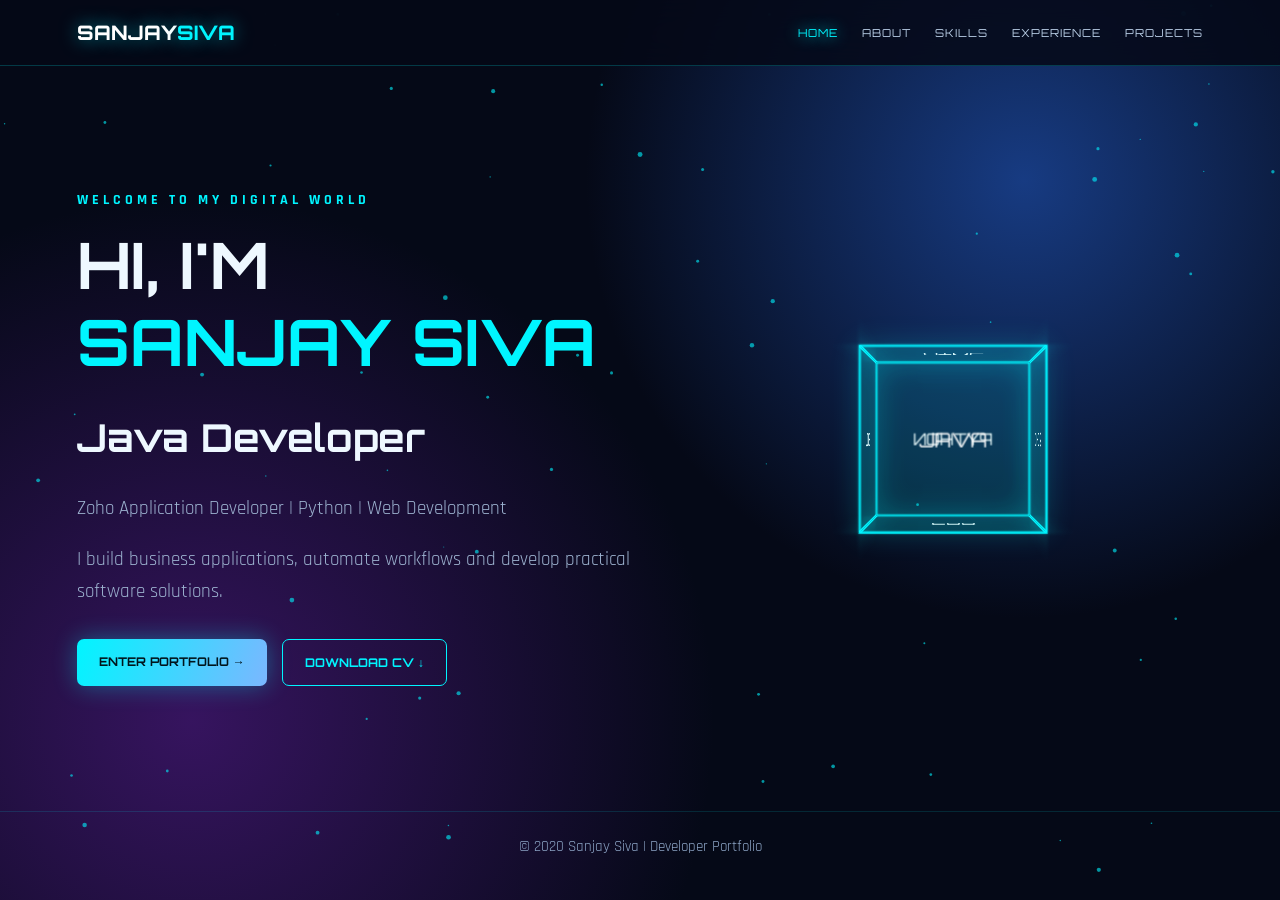
<file: index.html>
<!DOCTYPE html>
<html lang="en">
<head>
  <meta charset="UTF-8">
  <meta name="viewport" content="width=device-width,initial-scale=1">
  <title>Sanjay Siva | Home</title>
  <link rel="stylesheet" href="style.css">
  <script src="script.js" defer></script>
</head>
<body>
<canvas id="particles"></canvas>
<header class="header">
  <a href="index.html" class="logo">SANJAY<span>SIVA</span></a>
  <button class="menu-btn" aria-label="Open menu">☰</button>
  <nav class="nav">
    <a class="active" href="index.html">HOME</a>
    <a href="about.html">ABOUT</a>
    <a href="skills.html">SKILLS</a>
    <a href="experience.html">EXPERIENCE</a>
    <a href="projects.html">PROJECTS</a>
  </nav>
</header>

<main class="page hero">
  <div class="hero-text">
    <div class="eyebrow">WELCOME TO MY DIGITAL WORLD</div>
    <h1>HI, I'M<br><span>SANJAY SIVA</span></h1>
    <h2>Java Developer</h2>
    <p>Zoho Application Developer | Python | Web Development</p>
    <p>I build business applications, automate workflows
       and develop practical software solutions.</p>
    <div class="buttons">
      <a class="btn btn-primary" href="about.html">ENTER PORTFOLIO →</a>
      <a class="btn btn-outline" href="resume.pdf" download>DOWNLOAD CV ↓</a>
    </div>
  </div>
  <div class="scene">
    <div class="cube">
      <div class="cube-face front">JAVA</div>
      <div class="cube-face back">PYTHON</div>
      <div class="cube-face right">ZOHO</div>
      <div class="cube-face left">SQL</div>
      <div class="cube-face top">HTML</div>
      <div class="cube-face bottom">CSS</div>
    </div>
  </div>
</main>
<footer>© 2020 Sanjay Siva | Developer Portfolio</footer>
</body>
</html>
</file>
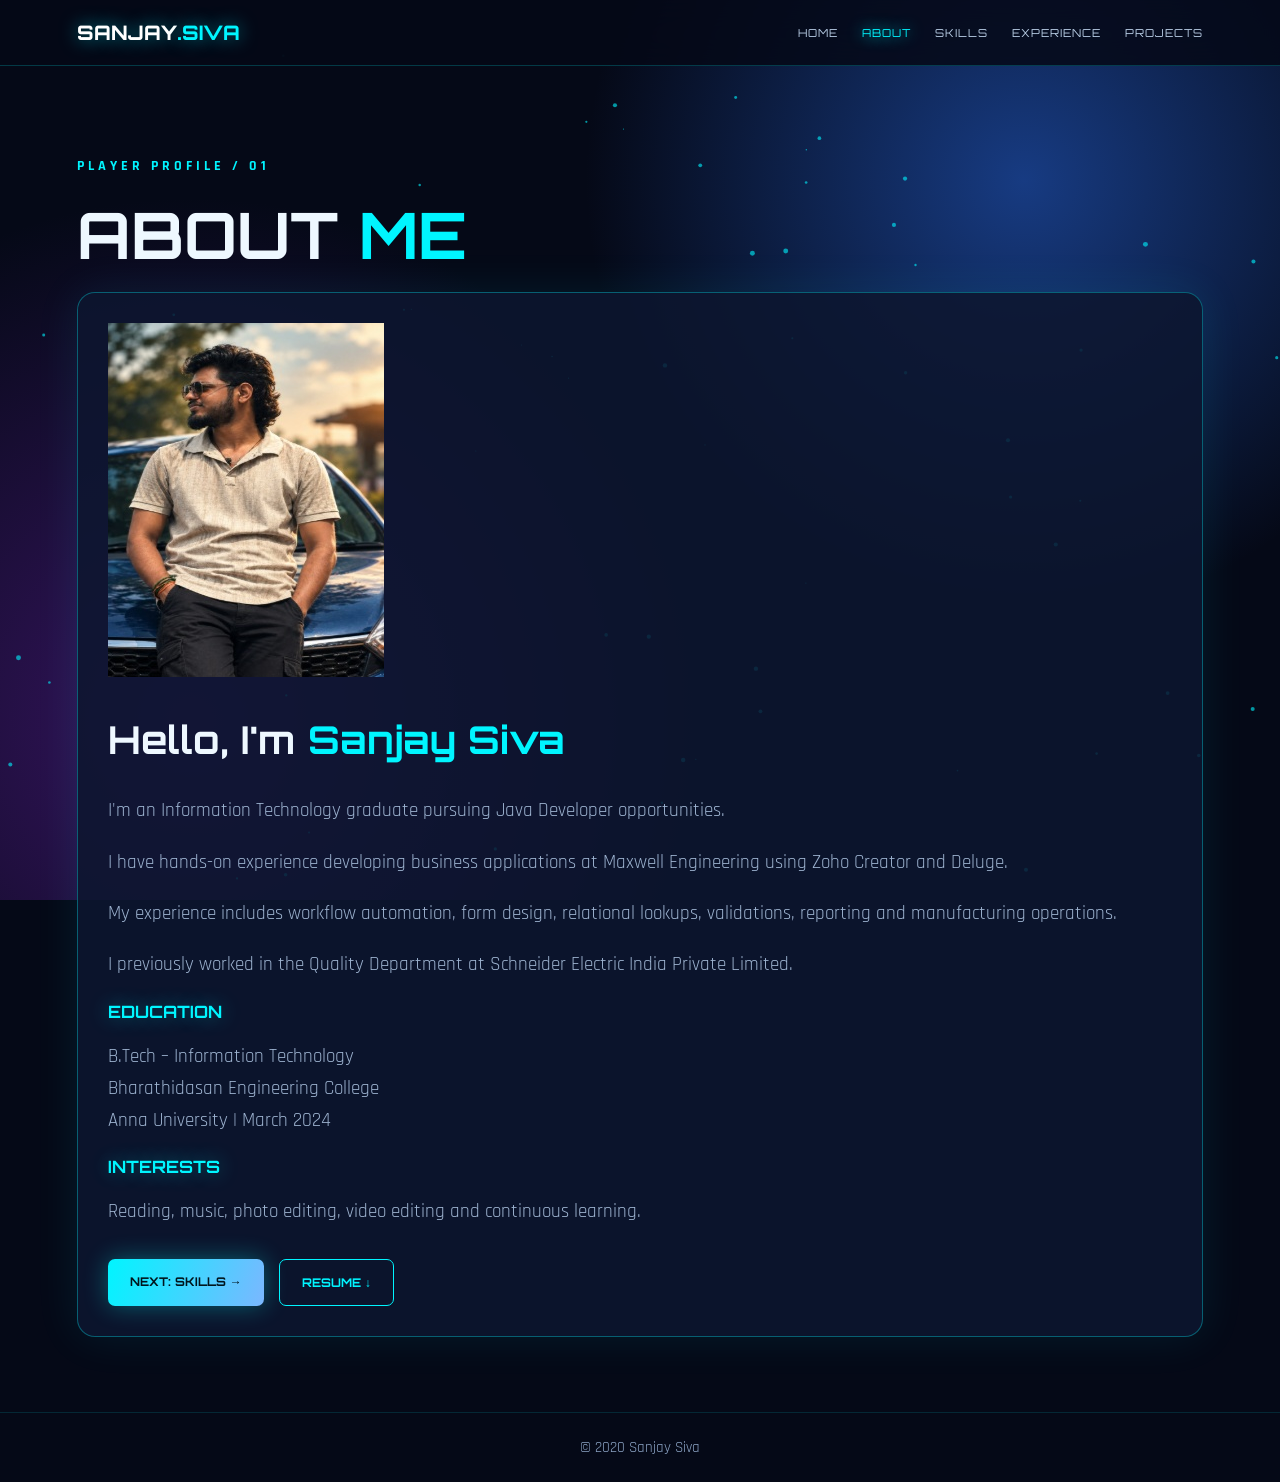
<file: about.html>
<!DOCTYPE html>
<html lang="en">
<head>
  <meta charset="UTF-8">
  <meta name="viewport" content="width=device-width,initial-scale=1">
  <title>Sanjay Siva | About</title>
  <link rel="stylesheet" href="style.css">
  <script src="script.js" defer></script>
</head>
<body>

<canvas id="particles"></canvas>

<header class="header">
  <a href="index.html" class="logo">
    SANJAY<span>.SIVA</span>
  </a>

  <button class="menu-btn" aria-label="Open menu">☰</button>

  <nav class="nav">
    <a href="index.html">HOME</a>
    <a class="active" href="about.html">ABOUT</a>
    <a href="skills.html">SKILLS</a>
    <a href="experience.html">EXPERIENCE</a>
    <a href="projects.html">PROJECTS</a>
  </nav>
</header>

<main class="page">

  <p class="eyebrow">PLAYER PROFILE / 01</p>
  <h1>ABOUT <span>ME</span></h1>

  <div class="profile-box">

    <div class="about-profile">

      <!-- LEFT SIDE PHOTO -->
      <div class="photo-container">

        <img
          src="WhatsApp Image 2026-10-27 at 3.38.27 PM-276x354.jpeg"
          class="profile-photo"
        >

      </div>

      <!-- RIGHT SIDE DETAILS -->
      <div class="about-details">

        <h2>
          Hello, I'm <span>Sanjay Siva</span>
        </h2>

        <p>
          I'm an Information Technology graduate
          pursuing Java Developer opportunities.
        </p>

        <p>
          I have hands-on experience developing
          business applications at Maxwell Engineering
          using Zoho Creator and Deluge.
        </p>

        <p>
          My experience includes workflow automation,
          form design, relational lookups, validations,
          reporting and manufacturing operations.
        </p>

        <p>
          I previously worked in the Quality Department
          at Schneider Electric India Private Limited.
        </p>

      </div>

    </div>

    <!-- EDUCATION -->
    <h3 class="highlight">EDUCATION</h3>

    <p>
      B.Tech – Information Technology<br>
      Bharathidasan Engineering College<br>
      Anna University | March 2024
    </p>

    <!-- INTERESTS -->
    <h3 class="highlight">INTERESTS</h3>

    <p>
      Reading, music, photo editing, video editing
      and continuous learning.
    </p>

    <!-- BUTTONS -->
    <div class="buttons">

      <a class="btn btn-primary" href="skills.html">
        NEXT: SKILLS →
      </a>

      <a
        class="btn btn-outline"
        href="Sanjay_Siva_Java_Resume_Extra_Skills (1).pdf"
        download
      >
        RESUME ↓
      </a>

    </div>

  </div>

</main>

<footer>
  © 2020 Sanjay Siva
</footer>

</body>
</html>
</file>
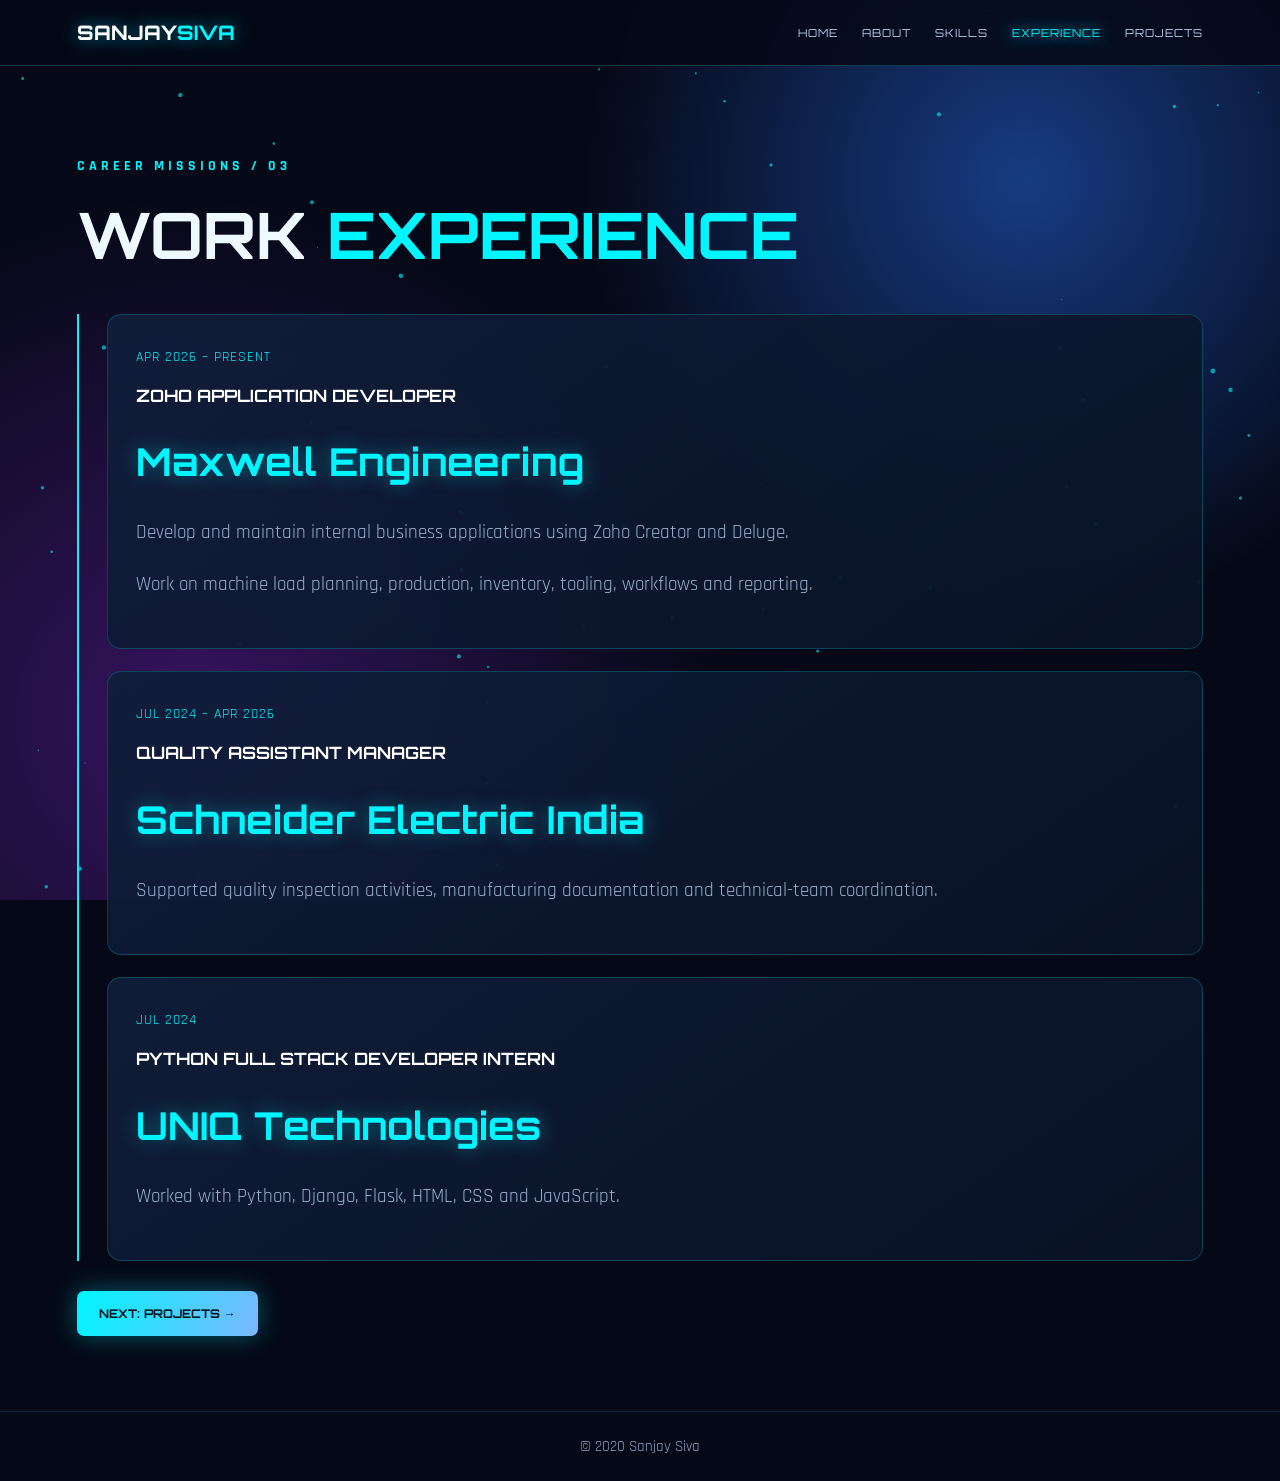
<file: experience.html>
<!DOCTYPE html>
<html lang="en">
<head>
  <meta charset="UTF-8">
  <meta name="viewport" content="width=device-width,initial-scale=1">
  <title>Sanjay Siva | Experience</title>
  <link rel="stylesheet" href="style.css">
  <script src="script.js" defer></script>
</head>
<body>
<canvas id="particles"></canvas>
<header class="header">
  <a href="index.html" class="logo">SANJAY<span>SIVA</span></a>
  <button class="menu-btn" aria-label="Open menu">☰</button>
  <nav class="nav">
    <a href="index.html">HOME</a>
    <a href="about.html">ABOUT</a>
    <a href="skills.html">SKILLS</a>
    <a class="active" href="experience.html">EXPERIENCE</a>
    <a href="projects.html">PROJECTS</a>
  </nav>
</header>

<main class="page">
  <p class="eyebrow">CAREER MISSIONS / 03</p>
  <h1>WORK <span>EXPERIENCE</span></h1>
  <div class="timeline">
    <article class="card">
      <span class="date">APR 2026 – PRESENT</span>
      <h3>ZOHO APPLICATION DEVELOPER</h3>
      <h2 class="highlight">Maxwell Engineering</h2>
      <p>Develop and maintain internal business applications
         using Zoho Creator and Deluge.</p>
      <p>Work on machine load planning, production,
         inventory, tooling, workflows and reporting.</p>
    </article>
    <article class="card">
      <span class="date">JUL 2024 – APR 2026</span>
      <h3>QUALITY ASSISTANT MANAGER</h3>
      <h2 class="highlight">Schneider Electric India</h2>
      <p>Supported quality inspection activities,
         manufacturing documentation and
         technical-team coordination.</p>
    </article>
    <article class="card">
      <span class="date">JUL 2024</span>
      <h3>PYTHON FULL STACK DEVELOPER INTERN</h3>
      <h2 class="highlight">UNIQ Technologies</h2>
      <p>Worked with Python, Django, Flask,
         HTML, CSS and JavaScript.</p>
    </article>
  </div>
  <div class="buttons">
    <a href="projects.html" class="btn btn-primary">NEXT: PROJECTS →</a>
  </div>
</main>
<footer>© 2020 Sanjay Siva</footer>
</body>
</html>
</file>
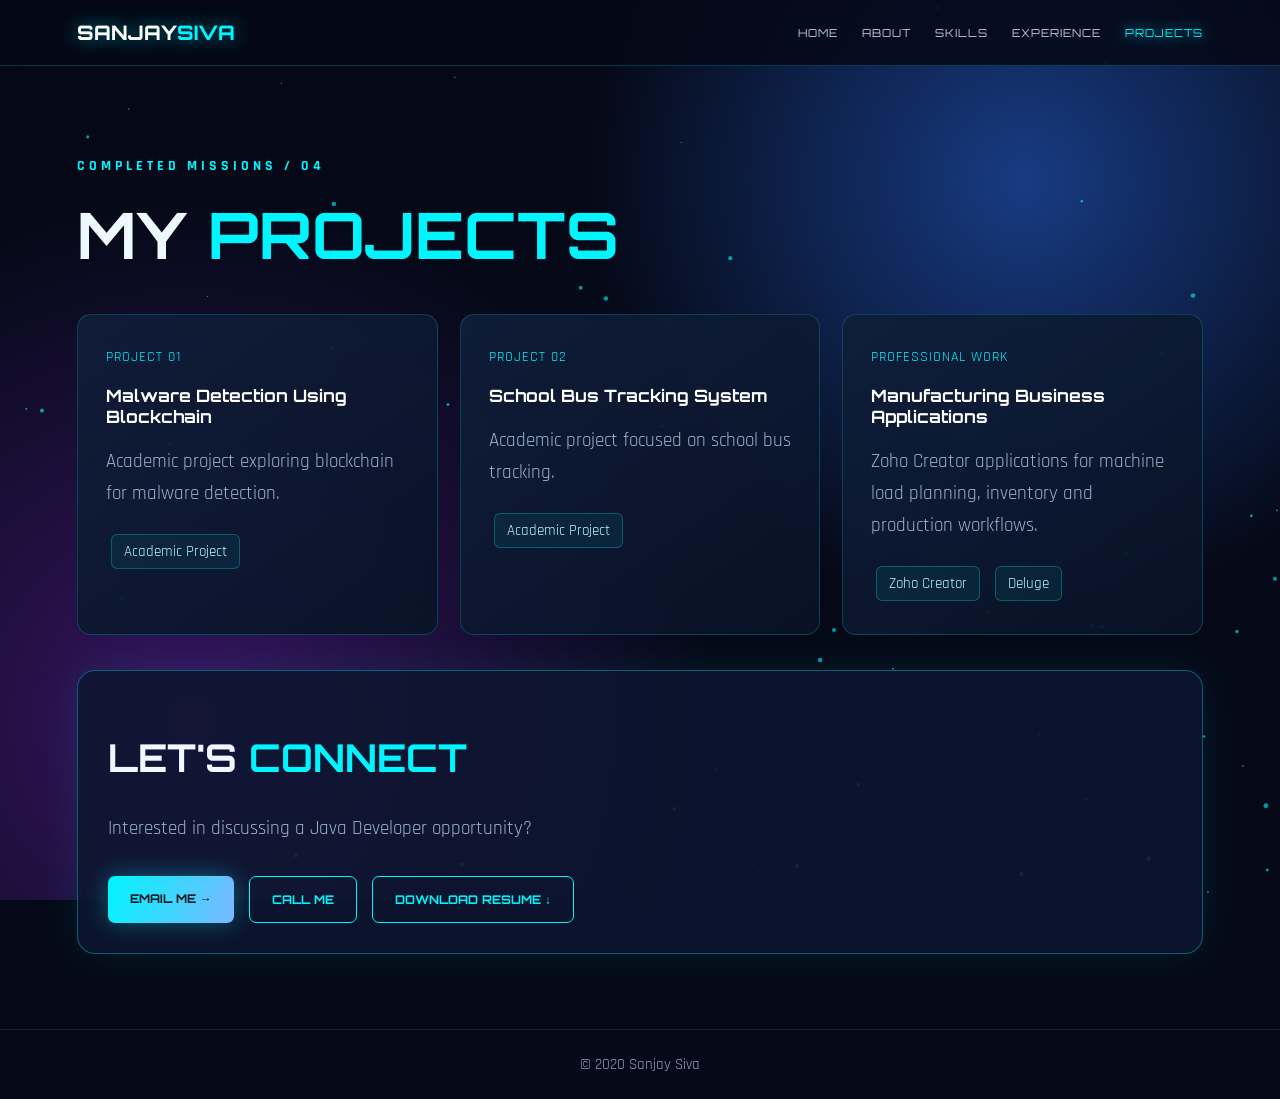
<file: projects.html>
<!DOCTYPE html>
<html lang="en">
<head>
  <meta charset="UTF-8">
  <meta name="viewport" content="width=device-width,initial-scale=1">
  <title>Sanjay Siva | Projects</title>
  <link rel="stylesheet" href="style.css">
  <script src="script.js" defer></script>
</head>
<body>
<canvas id="particles"></canvas>
<header class="header">
  <a href="index.html" class="logo">SANJAY<span>SIVA</span></a>
  <button class="menu-btn" aria-label="Open menu">☰</button>
  <nav class="nav">
    <a href="index.html">HOME</a>
    <a href="about.html">ABOUT</a>
    <a href="skills.html">SKILLS</a>
    <a href="experience.html">EXPERIENCE</a>
    <a class="active" href="projects.html">PROJECTS</a>
  </nav>
</header>

<main class="page">
  <p class="eyebrow">COMPLETED MISSIONS / 04</p>
  <h1>MY <span>PROJECTS</span></h1>
  <div class="grid">
    <article class="card">
      <span class="date">PROJECT 01</span>
      <h3>Malware Detection Using Blockchain</h3>
      <p>Academic project exploring blockchain
         for malware detection.</p>
      <span class="tag">Academic Project</span>
    </article>
    <article class="card">
      <span class="date">PROJECT 02</span>
      <h3>School Bus Tracking System</h3>
      <p>Academic project focused on school
         bus tracking.</p>
      <span class="tag">Academic Project</span>
    </article>
    <article class="card">
      <span class="date">PROFESSIONAL WORK</span>
      <h3>Manufacturing Business Applications</h3>
      <p>Zoho Creator applications for machine load
         planning, inventory and production workflows.</p>
      <span class="tag">Zoho Creator</span>
      <span class="tag">Deluge</span>
    </article>
  </div>
  <div class="profile-box" style="margin-top:35px">
    <h2>LET'S <span>CONNECT</span></h2>
    <p>Interested in discussing a Java Developer opportunity?</p>
    <div class="buttons">
      <a class="btn btn-primary"
         href="mailto:sanjaysiva0643@gmail.com">EMAIL ME →</a>
      <a class="btn btn-outline"
         href="tel:+916381027392">CALL ME</a>
      <a class="btn btn-outline"
         href="resume.pdf" download>DOWNLOAD RESUME ↓</a>
    </div>
  </div>
</main>
<footer>© 2020 Sanjay Siva</footer>
</body>
</html>
</file>
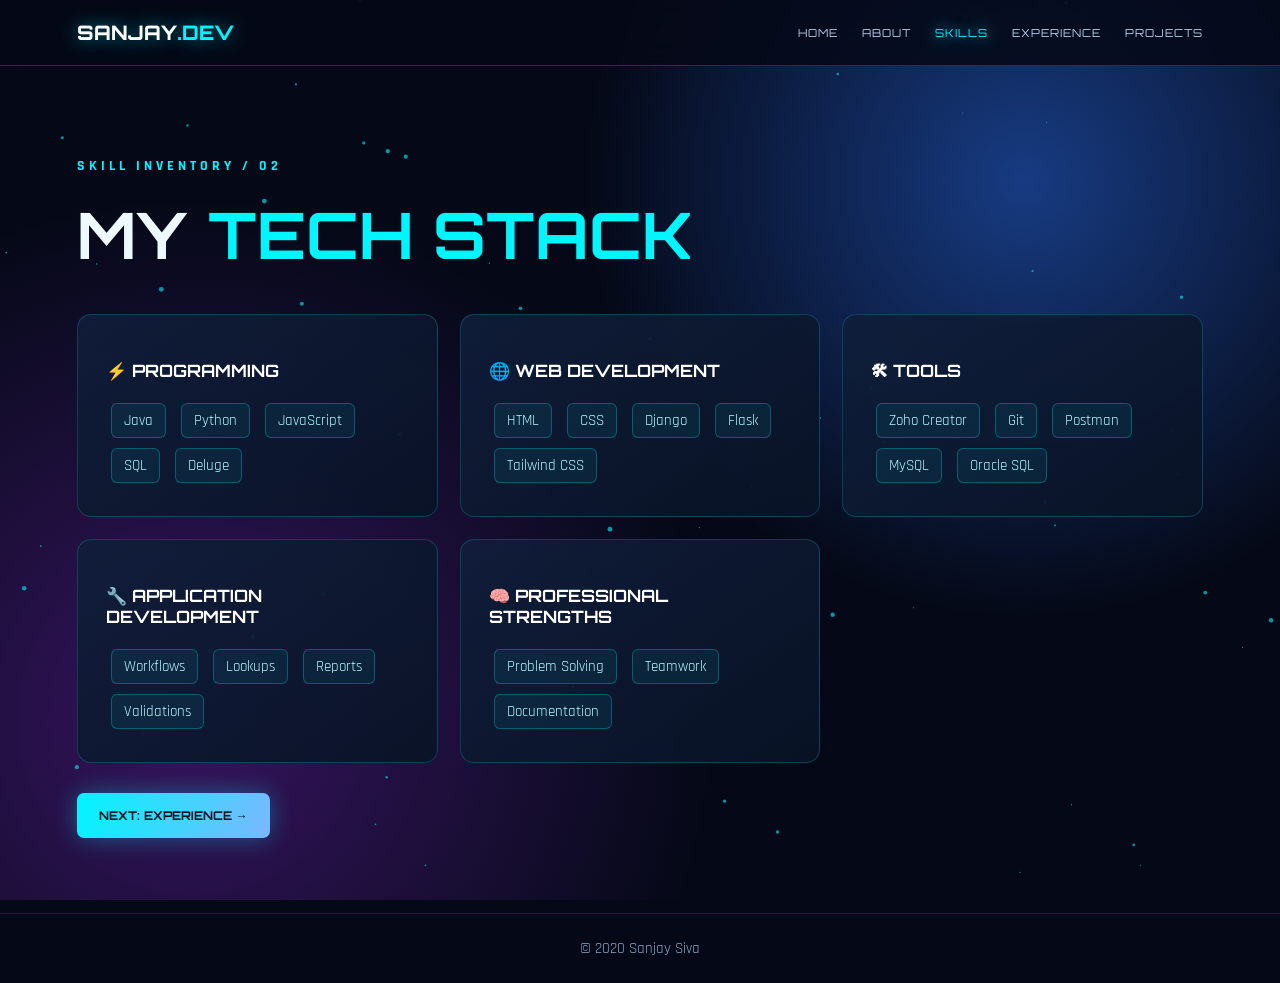
<file: skills.html>
<!DOCTYPE html>
<html lang="en">
<head>
  <meta charset="UTF-8">
  <meta name="viewport" content="width=device-width,initial-scale=1">
  <title>Sanjay Siva | Skills</title>
  <link rel="stylesheet" href="style.css">
  <script src="script.js" defer></script>
</head>
<body>
<canvas id="particles"></canvas>
<header class="header">
  <a href="index.html" class="logo">SANJAY<span>.DEV</span></a>
  <button class="menu-btn" aria-label="Open menu">☰</button>
  <nav class="nav">
    <a href="index.html">HOME</a>
    <a href="about.html">ABOUT</a>
    <a class="active" href="skills.html">SKILLS</a>
    <a href="experience.html">EXPERIENCE</a>
    <a href="projects.html">PROJECTS</a>
  </nav>
</header>

<main class="page">
  <p class="eyebrow">SKILL INVENTORY / 02</p>
  <h1>MY <span>TECH STACK</span></h1>
  <div class="grid">
    <article class="card">
      <h3>⚡ PROGRAMMING</h3>
      <span class="tag">Java</span>
      <span class="tag">Python</span>
      <span class="tag">JavaScript</span>
      <span class="tag">SQL</span>
      <span class="tag">Deluge</span>
    </article>
    <article class="card">
      <h3>🌐 WEB DEVELOPMENT</h3>
      <span class="tag">HTML</span>
      <span class="tag">CSS</span>
      <span class="tag">Django</span>
      <span class="tag">Flask</span>
      <span class="tag">Tailwind CSS</span>
    </article>
    <article class="card">
      <h3>🛠 TOOLS</h3>
      <span class="tag">Zoho Creator</span>
      <span class="tag">Git</span>
      <span class="tag">Postman</span>
      <span class="tag">MySQL</span>
      <span class="tag">Oracle SQL</span>
    </article>
    <article class="card">
      <h3>🔧 APPLICATION DEVELOPMENT</h3>
      <span class="tag">Workflows</span>
      <span class="tag">Lookups</span>
      <span class="tag">Reports</span>
      <span class="tag">Validations</span>
    </article>
    <article class="card">
      <h3>🧠 PROFESSIONAL STRENGTHS</h3>
      <span class="tag">Problem Solving</span>
      <span class="tag">Teamwork</span>
      <span class="tag">Documentation</span>
    </article>
  </div>
  <div class="buttons">
    <a href="experience.html" class="btn btn-primary">NEXT: EXPERIENCE →</a>
  </div>
</main>
<footer>© 2020 Sanjay Siva</footer>
</body>
</html>
</file>
<file: style.css>
@import url('https://fonts.googleapis.com/css2?family=Orbitron:wght@400;600;700;800&family=Rajdhani:wght@400;500;600;700&display=swap');

:root {
  --bg:#050917;
  --panel:#0d1730;
  --cyan:#00f5ff;
  --purple:#9a5cff;
  --text:#eef8ff;
  --muted:#9cb2cf;
}

* {
  box-sizing:border-box;
}

html {
  scroll-behavior:smooth;
}

body {
  margin:0;
  min-height:100vh;
  color:var(--text);
  background:var(--bg);
  font-family:'Rajdhani',sans-serif;
  font-size:19px;
  overflow-x:hidden;
}

body::before {
  content:"";
  position:fixed;
  inset:0;
  z-index:-2;
  background:
    radial-gradient(circle at 80% 20%,#173b82 0%,transparent 35%),
    radial-gradient(circle at 15% 80%,#36145f 0%,transparent 40%),
    #050917;
}

#particles {
  position:fixed;
  inset:0;
  z-index:-1;
  pointer-events:none;
}

h1,h2,h3,.logo,.nav a,.btn {
  font-family:'Orbitron',sans-serif;
}

a {
  text-decoration:none;
  color:inherit;
}

.header {
  display:flex;
  justify-content:space-between;
  align-items:center;
  padding:20px 6%;
  border-bottom:1px solid #00f5ff35;
  background:#050917d9;
  backdrop-filter:blur(16px);
  position:sticky;
  top:0;
  z-index:100;
}

.logo {
  font-size:20px;
  font-weight:800;
  color:white;
  text-shadow:0 0 18px #00f5ff88;
}

.logo span {
  color:var(--cyan);
}

.nav {
  display:flex;
  gap:24px;
  align-items:center;
}

.nav a {
  font-size:11px;
  letter-spacing:1px;
  color:#b7cce4;
  transition:.3s;
}

.nav a:hover,
.nav a.active {
  color:var(--cyan);
  text-shadow:0 0 15px var(--cyan);
}

.menu-btn {
  display:none;
  background:none;
  border:1px solid var(--cyan);
  color:var(--cyan);
  padding:8px 13px;
  border-radius:6px;
}

.page {
  width:min(1200px,88%);
  margin:auto;
  min-height:calc(100vh - 155px);
  padding:75px 0;
  animation:appear .65s ease both;
}

@keyframes appear {
  from {
    opacity:0;
    transform:translateY(22px);
  }
  to {
    opacity:1;
    transform:translateY(0);
  }
}

.eyebrow {
  color:var(--cyan);
  letter-spacing:4px;
  font-size:14px;
  font-weight:700;
}

h1 {
  font-size:clamp(34px,5vw,70px);
  line-height:1.2;
  margin:18px 0;
}

h1 span,
h2 span {
  color:var(--cyan);
}

h2 {
  font-size:clamp(26px,3vw,42px);
}

h3 {
  font-size:17px;
}

p {
  color:var(--muted);
  line-height:1.7;
}

/* SANJAY SIVA AUTOMATIC FONT ANIMATION */

.animated-name {
  display:inline-block;
  color:var(--cyan);
  text-shadow:0 0 15px var(--cyan);
  animation:nameFontChange 8s infinite;
  transform-origin:left center;
}

@keyframes nameFontChange {

  0%,24% {
    font-family:'Orbitron',sans-serif;
    font-weight:800;
    font-style:normal;
    letter-spacing:2px;
    transform:scale(1);
  }

  25%,49% {
    font-family:'Rajdhani',sans-serif;
    font-weight:700;
    font-style:italic;
    letter-spacing:4px;
    transform:scale(1.04);
  }

  50%,74% {
    font-family:Georgia,serif;
    font-weight:bold;
    font-style:italic;
    letter-spacing:2px;
    transform:scale(1);
  }

  75%,99% {
    font-family:'Courier New',monospace;
    font-weight:bold;
    font-style:normal;
    letter-spacing:3px;
    transform:scale(1.03);
  }

  100% {
    font-family:'Orbitron',sans-serif;
    font-weight:800;
    letter-spacing:2px;
    transform:scale(1);
  }
}

.hero {
  display:grid;
  grid-template-columns:1.15fr 1fr;
  align-items:center;
  gap:50px;
}

.hero-text p {
  max-width:600px;
}

.buttons {
  display:flex;
  gap:15px;
  flex-wrap:wrap;
  margin-top:30px;
}

.btn {
  display:inline-block;
  padding:15px 22px;
  border-radius:7px;
  font-size:12px;
  font-weight:700;
  transition:.3s;
}

.btn-primary {
  color:#00151d;
  background:linear-gradient(110deg,var(--cyan),#7bb7ff);
  box-shadow:0 0 25px #00f5ff55;
}

.btn-outline {
  border:1px solid var(--cyan);
  color:var(--cyan);
}

.btn:hover {
  transform:translateY(-5px);
  box-shadow:0 0 30px #00f5ff77;
}

/* 3D ROTATING CUBE */

.scene {
  height:340px;
  display:flex;
  align-items:center;
  justify-content:center;
  perspective:850px;
}

.cube {
  width:170px;
  height:170px;
  position:relative;
  transform-style:preserve-3d;
  animation:spin 12s linear infinite;
}

.cube-face {
  position:absolute;
  width:170px;
  height:170px;
  display:flex;
  align-items:center;
  justify-content:center;
  background:#00f5ff12;
  border:2px solid var(--cyan);
  box-shadow:inset 0 0 35px #00f5ff33,0 0 25px #00f5ff33;
  font-family:'Orbitron',sans-serif;
  font-size:18px;
  color:white;
}

.front {
  transform:translateZ(85px);
}

.back {
  transform:rotateY(180deg) translateZ(85px);
}

.right {
  transform:rotateY(90deg) translateZ(85px);
}

.left {
  transform:rotateY(-90deg) translateZ(85px);
}

.top {
  transform:rotateX(90deg) translateZ(85px);
}

.bottom {
  transform:rotateX(-90deg) translateZ(85px);
}

@keyframes spin {
  from {
    transform:rotateX(-20deg) rotateY(0);
  }
  to {
    transform:rotateX(340deg) rotateY(360deg);
  }
}

/* SKILLS AND PROJECT CARDS */

.grid {
  display:grid;
  grid-template-columns:repeat(3,minmax(0,1fr));
  gap:22px;
  margin-top:40px;
}

.card {
  background:linear-gradient(145deg,#101e3aee,#091326ee);
  border:1px solid #00f5ff33;
  padding:28px;
  border-radius:14px;
  transition:.35s;
  transform-style:preserve-3d;
}

.card:hover {
  transform:perspective(700px) rotateX(4deg) rotateY(-5deg) translateY(-8px);
  border-color:var(--cyan);
  box-shadow:0 15px 40px #00f5ff22;
}

.card h3 {
  color:white;
}

.tag {
  display:inline-block;
  margin:5px;
  padding:7px 12px;
  border-radius:6px;
  color:#b7faff;
  border:1px solid #00f5ff44;
  background:#00f5ff10;
  font-size:15px;
}

.timeline {
  border-left:2px solid var(--cyan);
  padding-left:28px;
  margin-top:40px;
}

.timeline .card {
  margin-bottom:22px;
}

.date {
  color:var(--cyan);
  font-size:14px;
  letter-spacing:1px;
}

.highlight {
  color:var(--cyan);
  text-shadow:0 0 20px #00f5ff66;
}

.profile-box {
  border:1px solid #00f5ff55;
  background:#0d1730dd;
  border-radius:18px;
  padding:30px;
  box-shadow:0 0 45px #00f5ff16;
}

footer {
  text-align:center;
  padding:25px;
  border-top:1px solid #00f5ff22;
  color:#8da5c6;
  font-size:15px;
}

/* TABLET RESPONSIVE */

@media(max-width:850px) {
  .hero {
    grid-template-columns:1fr;
  }

  .grid {
    grid-template-columns:repeat(2,1fr);
  }
}

/* MOBILE RESPONSIVE */

@media(max-width:650px) {

  .header {
    padding:18px 5%;
  }

  .menu-btn {
    display:block;
  }

  .nav {
    display:none;
    position:absolute;
    top:67px;
    left:0;
    right:0;
    padding:25px;
    flex-direction:column;
    background:#0a1530;
  }

  .nav.open {
    display:flex;
  }

  .grid {
    grid-template-columns:1fr;
  }

  .page {
    padding:50px 0;
  }

  .scene {
    height:270px;
  }

  .cube,
  .cube-face {
    width:130px;
    height:130px;
  }

  .front {
    transform:translateZ(65px);
  }

  .back {
    transform:rotateY(180deg) translateZ(65px);
  }

  .right {
    transform:rotateY(90deg) translateZ(65px);
  }

  .left {
    transform:rotateY(-90deg) translateZ(65px);
  }

  .top {
    transform:rotateX(90deg) translateZ(65px);
  }

  .bottom {
    transform:rotateX(-90deg) translateZ(65px);
  }

  .animated-name {
    letter-spacing:1px;
  }
}

/* REDUCED MOTION ACCESSIBILITY */

@media(prefers-reduced-motion:reduce) {
  .cube,
  .page,
  .animated-name {
    animation:none;
  }
}
</file>
